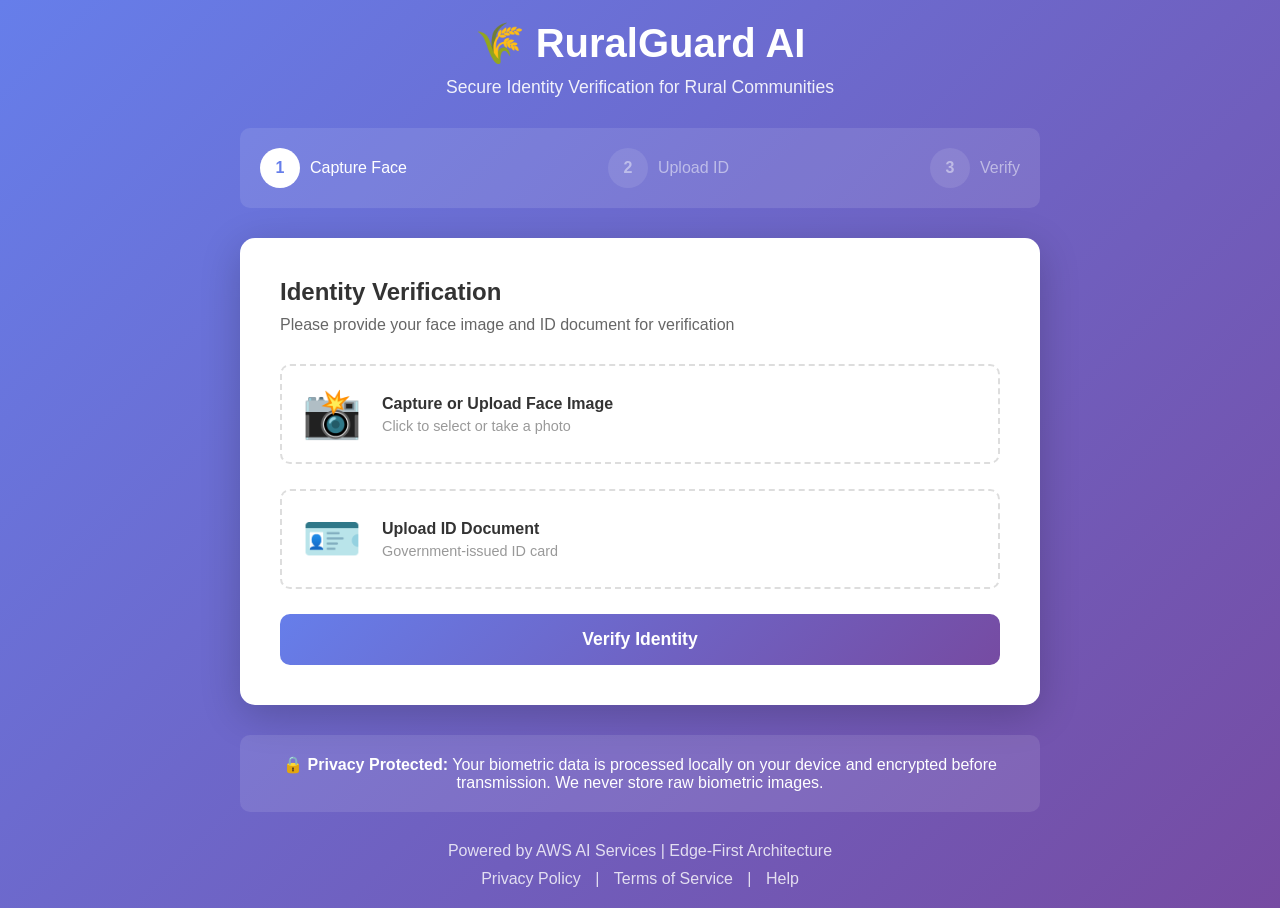
<file: index.html>
<!DOCTYPE html>
<html lang="en">
<head>
    <meta charset="UTF-8">
    <meta name="viewport" content="width=device-width, initial-scale=1.0">
    <title>RuralGuard AI - Identity Verification</title>
    <link rel="stylesheet" href="styles.css">
</head>
<body>
    <div class="container">
        <!-- Header -->
        <header class="header">
            <div class="logo">
                <h1>🌾 RuralGuard AI</h1>
                <p class="tagline">Secure Identity Verification for Rural Communities</p>
            </div>
            <!-- Demo Notice (shown when backend is not available) -->
            <div id="demoNotice" style="display: none; background: #fff3cd; padding: 15px; border-radius: 10px; margin-top: 15px; border: 2px solid #ffc107;">
                <p style="margin: 0; color: #856404;">
                    <strong>⚠️ Demo Mode:</strong> Backend API is not available. 
                    <a href="https://github.com/ESpoorthy/Rural_id_verification" target="_blank" style="color: #667eea;">View on GitHub</a> 
                    or run locally to test full functionality.
                </p>
            </div>
        </header>

        <!-- Main Content -->
        <main class="main-content">
            <!-- Step Indicator -->
            <div class="steps">
                <div class="step active" id="step1">
                    <div class="step-number">1</div>
                    <div class="step-label">Capture Face</div>
                </div>
                <div class="step" id="step2">
                    <div class="step-number">2</div>
                    <div class="step-label">Upload ID</div>
                </div>
                <div class="step" id="step3">
                    <div class="step-number">3</div>
                    <div class="step-label">Verify</div>
                </div>
            </div>

            <!-- Verification Form -->
            <div class="verification-card">
                <h2>Identity Verification</h2>
                <p class="instruction">Please provide your face image and ID document for verification</p>

                <form id="verificationForm">
                    <!-- Face Image Upload -->
                    <div class="upload-section">
                        <label for="faceImage" class="upload-label">
                            <div class="upload-icon">📸</div>
                            <div class="upload-text">
                                <strong>Capture or Upload Face Image</strong>
                                <span>Click to select or take a photo</span>
                            </div>
                        </label>
                        <input type="file" id="faceImage" accept="image/*" capture="user" required>
                        <div id="facePreview" class="image-preview"></div>
                    </div>

                    <!-- ID Document Upload -->
                    <div class="upload-section">
                        <label for="idDocument" class="upload-label">
                            <div class="upload-icon">🪪</div>
                            <div class="upload-text">
                                <strong>Upload ID Document</strong>
                                <span>Government-issued ID card</span>
                            </div>
                        </label>
                        <input type="file" id="idDocument" accept="image/*" capture="environment" required>
                        <div id="idPreview" class="image-preview"></div>
                    </div>

                    <!-- Device ID (hidden) -->
                    <input type="hidden" id="deviceId" value="">

                    <!-- Submit Button -->
                    <button type="submit" id="verifyButton" class="verify-button">
                        <span id="buttonText">Verify Identity</span>
                        <span id="buttonLoader" class="loader" style="display: none;"></span>
                    </button>
                </form>

                <!-- Result Display -->
                <div id="resultSection" class="result-section" style="display: none;">
                    <!-- Progress Bar -->
                    <div id="progressBar" class="progress-bar" style="display: none;">
                        <div class="progress-text">Analyzing images...</div>
                        <div class="progress-container">
                            <div class="progress-fill"></div>
                        </div>
                        <div class="progress-steps">
                            <div class="progress-step">✓ Face Detection</div>
                            <div class="progress-step">✓ Liveness Check</div>
                            <div class="progress-step">✓ ID Validation</div>
                            <div class="progress-step">⏳ AI Analysis</div>
                        </div>
                    </div>
                    
                    <div id="resultContent"></div>
                </div>

                <!-- Fallback Options -->
                <div id="fallbackSection" class="fallback-section" style="display: none;">
                    <h3>Alternative Verification Methods</h3>
                    <p>Biometric verification failed. Please choose an alternative method:</p>
                    <div class="fallback-buttons">
                        <button class="fallback-button" onclick="showPINVerification()">
                            🔢 Verify with PIN
                        </button>
                        <button class="fallback-button" onclick="showOTPVerification()">
                            📱 Verify with OTP
                        </button>
                    </div>
                </div>
            </div>

            <!-- Privacy Notice -->
            <div class="privacy-notice">
                <p>🔒 <strong>Privacy Protected:</strong> Your biometric data is processed locally on your device and encrypted before transmission. We never store raw biometric images.</p>
            </div>

            <!-- Admin Summary Panel -->
            <div id="adminPanel" class="admin-panel" style="display: none;">
                <h3>📊 Prototype Metrics</h3>
                <div class="admin-stats">
                    <div class="stat-card">
                        <div class="stat-value" id="totalVerifications">0</div>
                        <div class="stat-label">Total Verifications</div>
                    </div>
                    <div class="stat-card">
                        <div class="stat-value" id="approvedVerifications">0</div>
                        <div class="stat-label">Approved Verifications</div>
                    </div>
                    <div class="stat-card">
                        <div class="stat-value" id="flaggedVerifications">0</div>
                        <div class="stat-label">Flagged Verifications</div>
                    </div>
                    <div class="stat-card">
                        <div class="stat-value" id="avgConfidence">0%</div>
                        <div class="stat-label">Average Confidence Score</div>
                    </div>
                </div>
                <p class="admin-note">Statistics from current session</p>
            </div>
        </main>

        <!-- Footer -->
        <footer class="footer">
            <p>Powered by AWS AI Services | Edge-First Architecture</p>
            <p class="footer-links">
                <a href="#privacy">Privacy Policy</a> |
                <a href="#terms">Terms of Service</a> |
                <a href="#help">Help</a>
            </p>
        </footer>
    </div>

    <!-- PIN Verification Modal -->
    <div id="pinModal" class="modal" style="display: none;">
        <div class="modal-content">
            <span class="close" onclick="closePINModal()">&times;</span>
            <h2>PIN Verification</h2>
            <p>Enter your 6-digit PIN</p>
            <input type="password" id="pinInput" maxlength="6" pattern="[0-9]{6}" placeholder="000000">
            <button onclick="verifyPIN()" class="verify-button">Verify PIN</button>
        </div>
    </div>

    <!-- OTP Verification Modal -->
    <div id="otpModal" class="modal" style="display: none;">
        <div class="modal-content">
            <span class="close" onclick="closeOTPModal()">&times;</span>
            <h2>OTP Verification</h2>
            <p>Enter your phone number to receive OTP</p>
            <input type="tel" id="phoneInput" placeholder="+1234567890">
            <button onclick="requestOTP()" class="verify-button">Send OTP</button>
            
            <div id="otpInputSection" style="display: none; margin-top: 20px;">
                <p>Enter the 6-digit OTP sent to your phone</p>
                <input type="text" id="otpInput" maxlength="6" pattern="[0-9]{6}" placeholder="000000">
                <button onclick="verifyOTP()" class="verify-button">Verify OTP</button>
            </div>
        </div>
    </div>

    <script src="app.js"></script>
</body>
</html>
</file>
<file: styles.css>
/* RuralGuard AI - Styles */

* {
    margin: 0;
    padding: 0;
    box-sizing: border-box;
}

body {
    font-family: -apple-system, BlinkMacSystemFont, 'Segoe UI', Roboto, Oxygen, Ubuntu, Cantarell, sans-serif;
    background: linear-gradient(135deg, #667eea 0%, #764ba2 100%);
    min-height: 100vh;
    padding: 20px;
}

.container {
    max-width: 800px;
    margin: 0 auto;
}

/* Header */
.header {
    text-align: center;
    color: white;
    margin-bottom: 30px;
}

.header h1 {
    font-size: 2.5em;
    margin-bottom: 10px;
}

.tagline {
    font-size: 1.1em;
    opacity: 0.9;
}

/* Steps */
.steps {
    display: flex;
    justify-content: space-between;
    margin-bottom: 30px;
    background: rgba(255, 255, 255, 0.1);
    padding: 20px;
    border-radius: 10px;
}

.step {
    display: flex;
    align-items: center;
    color: white;
    opacity: 0.5;
    transition: opacity 0.3s;
}

.step.active {
    opacity: 1;
}

.step-number {
    width: 40px;
    height: 40px;
    border-radius: 50%;
    background: rgba(255, 255, 255, 0.2);
    display: flex;
    align-items: center;
    justify-content: center;
    font-weight: bold;
    margin-right: 10px;
}

.step.active .step-number {
    background: white;
    color: #667eea;
}

/* Verification Card */
.verification-card {
    background: white;
    border-radius: 15px;
    padding: 40px;
    box-shadow: 0 10px 40px rgba(0, 0, 0, 0.2);
}

.verification-card h2 {
    color: #333;
    margin-bottom: 10px;
}

.instruction {
    color: #666;
    margin-bottom: 30px;
}

/* Upload Section */
.upload-section {
    margin-bottom: 25px;
}

.upload-label {
    display: flex;
    align-items: center;
    padding: 20px;
    border: 2px dashed #ddd;
    border-radius: 10px;
    cursor: pointer;
    transition: all 0.3s;
}

.upload-label:hover {
    border-color: #667eea;
    background: #f8f9ff;
}

.upload-icon {
    font-size: 3em;
    margin-right: 20px;
}

.upload-text {
    display: flex;
    flex-direction: column;
}

.upload-text strong {
    color: #333;
    margin-bottom: 5px;
}

.upload-text span {
    color: #999;
    font-size: 0.9em;
}

input[type="file"] {
    display: none;
}

.image-preview {
    display: none;
    margin-top: 15px;
    border-radius: 10px;
    overflow: hidden;
}

.image-preview img {
    width: 100%;
    max-height: 300px;
    object-fit: contain;
}

/* Verify Button */
.verify-button {
    width: 100%;
    padding: 15px;
    background: linear-gradient(135deg, #667eea 0%, #764ba2 100%);
    color: white;
    border: none;
    border-radius: 10px;
    font-size: 1.1em;
    font-weight: bold;
    cursor: pointer;
    transition: transform 0.2s;
}

.verify-button:hover:not(:disabled) {
    transform: translateY(-2px);
}

.verify-button:disabled {
    opacity: 0.6;
    cursor: not-allowed;
}

.loader {
    border: 3px solid #f3f3f3;
    border-top: 3px solid #667eea;
    border-radius: 50%;
    width: 20px;
    height: 20px;
    animation: spin 1s linear infinite;
    display: inline-block;
}

@keyframes spin {
    0% { transform: rotate(0deg); }
    100% { transform: rotate(360deg); }
}

@keyframes pulse {
    0%, 100% { transform: scale(1); }
    50% { transform: scale(1.02); }
}

@keyframes slideIn {
    from {
        opacity: 0;
        transform: translateY(20px);
    }
    to {
        opacity: 1;
        transform: translateY(0);
    }
}

@keyframes fadeIn {
    from { opacity: 0; }
    to { opacity: 1; }
}

/* Result Section */
.result-section {
    margin-top: 30px;
    animation: fadeIn 0.5s ease-in;
}

/* Progress Bar */
.progress-bar {
    background: white;
    padding: 30px;
    border-radius: 10px;
    margin-bottom: 20px;
    box-shadow: 0 4px 6px rgba(0, 0, 0, 0.1);
}

.progress-text {
    text-align: center;
    font-size: 1.2em;
    font-weight: bold;
    color: #667eea;
    margin-bottom: 20px;
}

.progress-container {
    width: 100%;
    height: 8px;
    background: #e0e0e0;
    border-radius: 10px;
    overflow: hidden;
    margin-bottom: 20px;
}

.progress-fill {
    height: 100%;
    background: linear-gradient(90deg, #667eea 0%, #764ba2 100%);
    border-radius: 10px;
    animation: progressAnimation 2s ease-in-out infinite;
}

@keyframes progressAnimation {
    0% { width: 0%; }
    50% { width: 70%; }
    100% { width: 100%; }
}

.progress-steps {
    display: grid;
    grid-template-columns: repeat(4, 1fr);
    gap: 10px;
    margin-top: 15px;
}

.progress-step {
    text-align: center;
    font-size: 0.9em;
    color: #666;
    padding: 8px;
    background: rgba(102, 126, 234, 0.1);
    border-radius: 5px;
}

.result {
    padding: 30px;
    border-radius: 10px;
    text-align: center;
}

.result.success {
    background: linear-gradient(135deg, #d4edda 0%, #c3e6cb 100%);
    border: 2px solid #28a745;
}

.result.failure {
    background: linear-gradient(135deg, #f8d7da 0%, #f5c6cb 100%);
    border: 2px solid #dc3545;
}

.result-icon {
    font-size: 4em;
    margin-bottom: 15px;
    animation: pulse 2s infinite;
}

.result h3 {
    margin-bottom: 15px;
    font-size: 1.5em;
}

.result-message {
    font-size: 1.1em;
    margin: 15px 0;
    line-height: 1.6;
}

.result-details {
    margin-top: 20px;
    text-align: left;
    background: rgba(255, 255, 255, 0.7);
    padding: 20px;
    border-radius: 8px;
}

.detail-row {
    margin: 10px 0;
    padding: 8px 0;
    border-bottom: 1px solid rgba(0, 0, 0, 0.1);
}

.detail-row:last-child {
    border-bottom: none;
}

.detail-row code {
    background: rgba(0, 0, 0, 0.1);
    padding: 2px 8px;
    border-radius: 4px;
    font-family: monospace;
}

.success-actions {
    margin-top: 20px;
}

.action-button {
    padding: 12px 30px;
    background: #28a745;
    color: white;
    border: none;
    border-radius: 8px;
    font-weight: bold;
    cursor: pointer;
    transition: all 0.3s;
}

.action-button:hover {
    background: #218838;
    transform: translateY(-2px);
}

/* Fallback Section */
.fallback-section {
    margin-top: 30px;
    padding: 20px;
    background: #fff3cd;
    border: 2px solid #ffc107;
    border-radius: 10px;
}

.fallback-buttons {
    display: flex;
    gap: 15px;
    margin-top: 15px;
}

.fallback-button {
    flex: 1;
    padding: 15px;
    background: white;
    border: 2px solid #667eea;
    color: #667eea;
    border-radius: 10px;
    font-weight: bold;
    cursor: pointer;
    transition: all 0.3s;
}

.fallback-button:hover {
    background: #667eea;
    color: white;
}

/* Modal */
.modal {
    position: fixed;
    z-index: 1000;
    left: 0;
    top: 0;
    width: 100%;
    height: 100%;
    background: rgba(0, 0, 0, 0.5);
}

.modal-content {
    background: white;
    margin: 10% auto;
    padding: 30px;
    border-radius: 15px;
    width: 90%;
    max-width: 400px;
    position: relative;
}

.close {
    position: absolute;
    right: 20px;
    top: 15px;
    font-size: 28px;
    font-weight: bold;
    cursor: pointer;
}

.modal-content input {
    width: 100%;
    padding: 12px;
    margin: 15px 0;
    border: 2px solid #ddd;
    border-radius: 8px;
    font-size: 1.1em;
    text-align: center;
}

/* Privacy Notice */
.privacy-notice {
    background: rgba(255, 255, 255, 0.1);
    color: white;
    padding: 20px;
    border-radius: 10px;
    margin-top: 30px;
    text-align: center;
}

/* Footer */
.footer {
    text-align: center;
    color: white;
    margin-top: 30px;
    opacity: 0.8;
}

.footer-links {
    margin-top: 10px;
}

.footer-links a {
    color: white;
    text-decoration: none;
    margin: 0 10px;
}

.footer-links a:hover {
    text-decoration: underline;
}

/* Responsive */
@media (max-width: 768px) {
    .header h1 {
        font-size: 2em;
    }
    
    .verification-card {
        padding: 20px;
    }
    
    .steps {
        flex-direction: column;
        gap: 15px;
    }
    
    .fallback-buttons {
        flex-direction: column;
    }
}

/* AI Explanation Section */
.ai-explanation {
    margin-top: 20px;
    padding: 20px;
    background: rgba(102, 126, 234, 0.1);
    border-left: 4px solid #667eea;
    border-radius: 8px;
    text-align: left;
}

.ai-explanation h4 {
    color: #667eea;
    margin-bottom: 10px;
    font-size: 1.1em;
}

.ai-explanation p {
    color: #333;
    line-height: 1.6;
    margin-bottom: 10px;
}

.ai-note {
    font-size: 0.85em;
    color: #666;
    font-style: italic;
}

/* Verification Timeline */
.verification-timeline {
    margin-top: 20px;
    padding: 20px;
    background: rgba(255, 255, 255, 0.7);
    border-radius: 8px;
    text-align: left;
}

.verification-timeline h4 {
    color: #333;
    margin-bottom: 15px;
    font-size: 1.1em;
}

.verification-timeline ul {
    list-style: none;
    padding: 0;
}

.verification-timeline li {
    padding: 8px 0;
    color: #555;
    border-bottom: 1px solid rgba(0, 0, 0, 0.05);
}

.verification-timeline li:last-child {
    border-bottom: none;
}

.timeline-step {
    display: inline-block;
    width: 25px;
    color: #667eea;
    font-weight: bold;
}

/* Admin Panel */
.admin-panel {
    background: white;
    border-radius: 15px;
    padding: 30px;
    margin-top: 30px;
    box-shadow: 0 10px 40px rgba(0, 0, 0, 0.2);
}

.admin-panel h3 {
    color: #333;
    margin-bottom: 20px;
    text-align: center;
}

.admin-stats {
    display: grid;
    grid-template-columns: repeat(auto-fit, minmax(150px, 1fr));
    gap: 20px;
    margin-bottom: 15px;
}

.stat-card {
    background: linear-gradient(135deg, #667eea 0%, #764ba2 100%);
    color: white;
    padding: 20px;
    border-radius: 10px;
    text-align: center;
    box-shadow: 0 4px 6px rgba(0, 0, 0, 0.1);
    transition: transform 0.3s;
}

.stat-card:hover {
    transform: translateY(-5px);
}

.stat-value {
    font-size: 2em;
    font-weight: bold;
    margin-bottom: 5px;
}

.stat-label {
    font-size: 0.9em;
    opacity: 0.9;
}

.admin-note {
    text-align: center;
    color: #666;
    font-size: 0.9em;
    font-style: italic;
}

@media (max-width: 768px) {
    .admin-stats {
        grid-template-columns: repeat(2, 1fr);
    }
    
    .progress-steps {
        grid-template-columns: repeat(2, 1fr);
    }
}
</file>
<file: frontend/styles.css>
/* RuralGuard AI - Styles */

* {
    margin: 0;
    padding: 0;
    box-sizing: border-box;
}

body {
    font-family: -apple-system, BlinkMacSystemFont, 'Segoe UI', Roboto, Oxygen, Ubuntu, Cantarell, sans-serif;
    background: linear-gradient(135deg, #667eea 0%, #764ba2 100%);
    min-height: 100vh;
    padding: 20px;
}

.container {
    max-width: 800px;
    margin: 0 auto;
}

/* Header */
.header {
    text-align: center;
    color: white;
    margin-bottom: 30px;
}

.header h1 {
    font-size: 2.5em;
    margin-bottom: 10px;
}

.tagline {
    font-size: 1.1em;
    opacity: 0.9;
}

/* Steps */
.steps {
    display: flex;
    justify-content: space-between;
    margin-bottom: 30px;
    background: rgba(255, 255, 255, 0.1);
    padding: 20px;
    border-radius: 10px;
}

.step {
    display: flex;
    align-items: center;
    color: white;
    opacity: 0.5;
    transition: opacity 0.3s;
}

.step.active {
    opacity: 1;
}

.step-number {
    width: 40px;
    height: 40px;
    border-radius: 50%;
    background: rgba(255, 255, 255, 0.2);
    display: flex;
    align-items: center;
    justify-content: center;
    font-weight: bold;
    margin-right: 10px;
}

.step.active .step-number {
    background: white;
    color: #667eea;
}

/* Verification Card */
.verification-card {
    background: white;
    border-radius: 15px;
    padding: 40px;
    box-shadow: 0 10px 40px rgba(0, 0, 0, 0.2);
}

.verification-card h2 {
    color: #333;
    margin-bottom: 10px;
}

.instruction {
    color: #666;
    margin-bottom: 30px;
}

/* Upload Section */
.upload-section {
    margin-bottom: 25px;
}

.upload-label {
    display: flex;
    align-items: center;
    padding: 20px;
    border: 2px dashed #ddd;
    border-radius: 10px;
    cursor: pointer;
    transition: all 0.3s;
}

.upload-label:hover {
    border-color: #667eea;
    background: #f8f9ff;
}

.upload-icon {
    font-size: 3em;
    margin-right: 20px;
}

.upload-text {
    display: flex;
    flex-direction: column;
}

.upload-text strong {
    color: #333;
    margin-bottom: 5px;
}

.upload-text span {
    color: #999;
    font-size: 0.9em;
}

input[type="file"] {
    display: none;
}

.image-preview {
    display: none;
    margin-top: 15px;
    border-radius: 10px;
    overflow: hidden;
}

.image-preview img {
    width: 100%;
    max-height: 300px;
    object-fit: contain;
}

/* Verify Button */
.verify-button {
    width: 100%;
    padding: 15px;
    background: linear-gradient(135deg, #667eea 0%, #764ba2 100%);
    color: white;
    border: none;
    border-radius: 10px;
    font-size: 1.1em;
    font-weight: bold;
    cursor: pointer;
    transition: transform 0.2s;
}

.verify-button:hover:not(:disabled) {
    transform: translateY(-2px);
}

.verify-button:disabled {
    opacity: 0.6;
    cursor: not-allowed;
}

.loader {
    border: 3px solid #f3f3f3;
    border-top: 3px solid #667eea;
    border-radius: 50%;
    width: 20px;
    height: 20px;
    animation: spin 1s linear infinite;
    display: inline-block;
}

@keyframes spin {
    0% { transform: rotate(0deg); }
    100% { transform: rotate(360deg); }
}

@keyframes pulse {
    0%, 100% { transform: scale(1); }
    50% { transform: scale(1.02); }
}

@keyframes slideIn {
    from {
        opacity: 0;
        transform: translateY(20px);
    }
    to {
        opacity: 1;
        transform: translateY(0);
    }
}

@keyframes fadeIn {
    from { opacity: 0; }
    to { opacity: 1; }
}

/* Result Section */
.result-section {
    margin-top: 30px;
    animation: fadeIn 0.5s ease-in;
}

/* Progress Bar */
.progress-bar {
    background: white;
    padding: 30px;
    border-radius: 10px;
    margin-bottom: 20px;
    box-shadow: 0 4px 6px rgba(0, 0, 0, 0.1);
}

.progress-text {
    text-align: center;
    font-size: 1.2em;
    font-weight: bold;
    color: #667eea;
    margin-bottom: 20px;
}

.progress-container {
    width: 100%;
    height: 8px;
    background: #e0e0e0;
    border-radius: 10px;
    overflow: hidden;
    margin-bottom: 20px;
}

.progress-fill {
    height: 100%;
    background: linear-gradient(90deg, #667eea 0%, #764ba2 100%);
    border-radius: 10px;
    animation: progressAnimation 2s ease-in-out infinite;
}

@keyframes progressAnimation {
    0% { width: 0%; }
    50% { width: 70%; }
    100% { width: 100%; }
}

.progress-steps {
    display: grid;
    grid-template-columns: repeat(4, 1fr);
    gap: 10px;
    margin-top: 15px;
}

.progress-step {
    text-align: center;
    font-size: 0.9em;
    color: #666;
    padding: 8px;
    background: rgba(102, 126, 234, 0.1);
    border-radius: 5px;
}

.result {
    padding: 30px;
    border-radius: 10px;
    text-align: center;
}

.result.success {
    background: linear-gradient(135deg, #d4edda 0%, #c3e6cb 100%);
    border: 2px solid #28a745;
}

.result.failure {
    background: linear-gradient(135deg, #f8d7da 0%, #f5c6cb 100%);
    border: 2px solid #dc3545;
}

.result-icon {
    font-size: 4em;
    margin-bottom: 15px;
    animation: pulse 2s infinite;
}

.result h3 {
    margin-bottom: 15px;
    font-size: 1.5em;
}

.result-message {
    font-size: 1.1em;
    margin: 15px 0;
    line-height: 1.6;
}

.result-details {
    margin-top: 20px;
    text-align: left;
    background: rgba(255, 255, 255, 0.7);
    padding: 20px;
    border-radius: 8px;
}

.detail-row {
    margin: 10px 0;
    padding: 8px 0;
    border-bottom: 1px solid rgba(0, 0, 0, 0.1);
}

.detail-row:last-child {
    border-bottom: none;
}

.detail-row code {
    background: rgba(0, 0, 0, 0.1);
    padding: 2px 8px;
    border-radius: 4px;
    font-family: monospace;
}

.success-actions {
    margin-top: 20px;
}

.action-button {
    padding: 12px 30px;
    background: #28a745;
    color: white;
    border: none;
    border-radius: 8px;
    font-weight: bold;
    cursor: pointer;
    transition: all 0.3s;
}

.action-button:hover {
    background: #218838;
    transform: translateY(-2px);
}

/* Fallback Section */
.fallback-section {
    margin-top: 30px;
    padding: 20px;
    background: #fff3cd;
    border: 2px solid #ffc107;
    border-radius: 10px;
}

.fallback-buttons {
    display: flex;
    gap: 15px;
    margin-top: 15px;
}

.fallback-button {
    flex: 1;
    padding: 15px;
    background: white;
    border: 2px solid #667eea;
    color: #667eea;
    border-radius: 10px;
    font-weight: bold;
    cursor: pointer;
    transition: all 0.3s;
}

.fallback-button:hover {
    background: #667eea;
    color: white;
}

/* Modal */
.modal {
    position: fixed;
    z-index: 1000;
    left: 0;
    top: 0;
    width: 100%;
    height: 100%;
    background: rgba(0, 0, 0, 0.5);
}

.modal-content {
    background: white;
    margin: 10% auto;
    padding: 30px;
    border-radius: 15px;
    width: 90%;
    max-width: 400px;
    position: relative;
}

.close {
    position: absolute;
    right: 20px;
    top: 15px;
    font-size: 28px;
    font-weight: bold;
    cursor: pointer;
}

.modal-content input {
    width: 100%;
    padding: 12px;
    margin: 15px 0;
    border: 2px solid #ddd;
    border-radius: 8px;
    font-size: 1.1em;
    text-align: center;
}

/* Privacy Notice */
.privacy-notice {
    background: rgba(255, 255, 255, 0.1);
    color: white;
    padding: 20px;
    border-radius: 10px;
    margin-top: 30px;
    text-align: center;
}

/* Footer */
.footer {
    text-align: center;
    color: white;
    margin-top: 30px;
    opacity: 0.8;
}

.footer-links {
    margin-top: 10px;
}

.footer-links a {
    color: white;
    text-decoration: none;
    margin: 0 10px;
}

.footer-links a:hover {
    text-decoration: underline;
}

/* Responsive */
@media (max-width: 768px) {
    .header h1 {
        font-size: 2em;
    }
    
    .verification-card {
        padding: 20px;
    }
    
    .steps {
        flex-direction: column;
        gap: 15px;
    }
    
    .fallback-buttons {
        flex-direction: column;
    }
}

/* AI Explanation Section */
.ai-explanation {
    margin-top: 20px;
    padding: 20px;
    background: rgba(102, 126, 234, 0.1);
    border-left: 4px solid #667eea;
    border-radius: 8px;
    text-align: left;
}

.ai-explanation h4 {
    color: #667eea;
    margin-bottom: 10px;
    font-size: 1.1em;
}

.ai-explanation p {
    color: #333;
    line-height: 1.6;
    margin-bottom: 10px;
}

.ai-note {
    font-size: 0.85em;
    color: #666;
    font-style: italic;
}

/* Verification Timeline */
.verification-timeline {
    margin-top: 20px;
    padding: 20px;
    background: rgba(255, 255, 255, 0.7);
    border-radius: 8px;
    text-align: left;
}

.verification-timeline h4 {
    color: #333;
    margin-bottom: 15px;
    font-size: 1.1em;
}

.verification-timeline ul {
    list-style: none;
    padding: 0;
}

.verification-timeline li {
    padding: 8px 0;
    color: #555;
    border-bottom: 1px solid rgba(0, 0, 0, 0.05);
}

.verification-timeline li:last-child {
    border-bottom: none;
}

.timeline-step {
    display: inline-block;
    width: 25px;
    color: #667eea;
    font-weight: bold;
}

/* Admin Panel */
.admin-panel {
    background: white;
    border-radius: 15px;
    padding: 30px;
    margin-top: 30px;
    box-shadow: 0 10px 40px rgba(0, 0, 0, 0.2);
}

.admin-panel h3 {
    color: #333;
    margin-bottom: 20px;
    text-align: center;
}

.admin-stats {
    display: grid;
    grid-template-columns: repeat(auto-fit, minmax(150px, 1fr));
    gap: 20px;
    margin-bottom: 15px;
}

.stat-card {
    background: linear-gradient(135deg, #667eea 0%, #764ba2 100%);
    color: white;
    padding: 20px;
    border-radius: 10px;
    text-align: center;
    box-shadow: 0 4px 6px rgba(0, 0, 0, 0.1);
    transition: transform 0.3s;
}

.stat-card:hover {
    transform: translateY(-5px);
}

.stat-value {
    font-size: 2em;
    font-weight: bold;
    margin-bottom: 5px;
}

.stat-label {
    font-size: 0.9em;
    opacity: 0.9;
}

.admin-note {
    text-align: center;
    color: #666;
    font-size: 0.9em;
    font-style: italic;
}

@media (max-width: 768px) {
    .admin-stats {
        grid-template-columns: repeat(2, 1fr);
    }
    
    .progress-steps {
        grid-template-columns: repeat(2, 1fr);
    }
}
</file>
